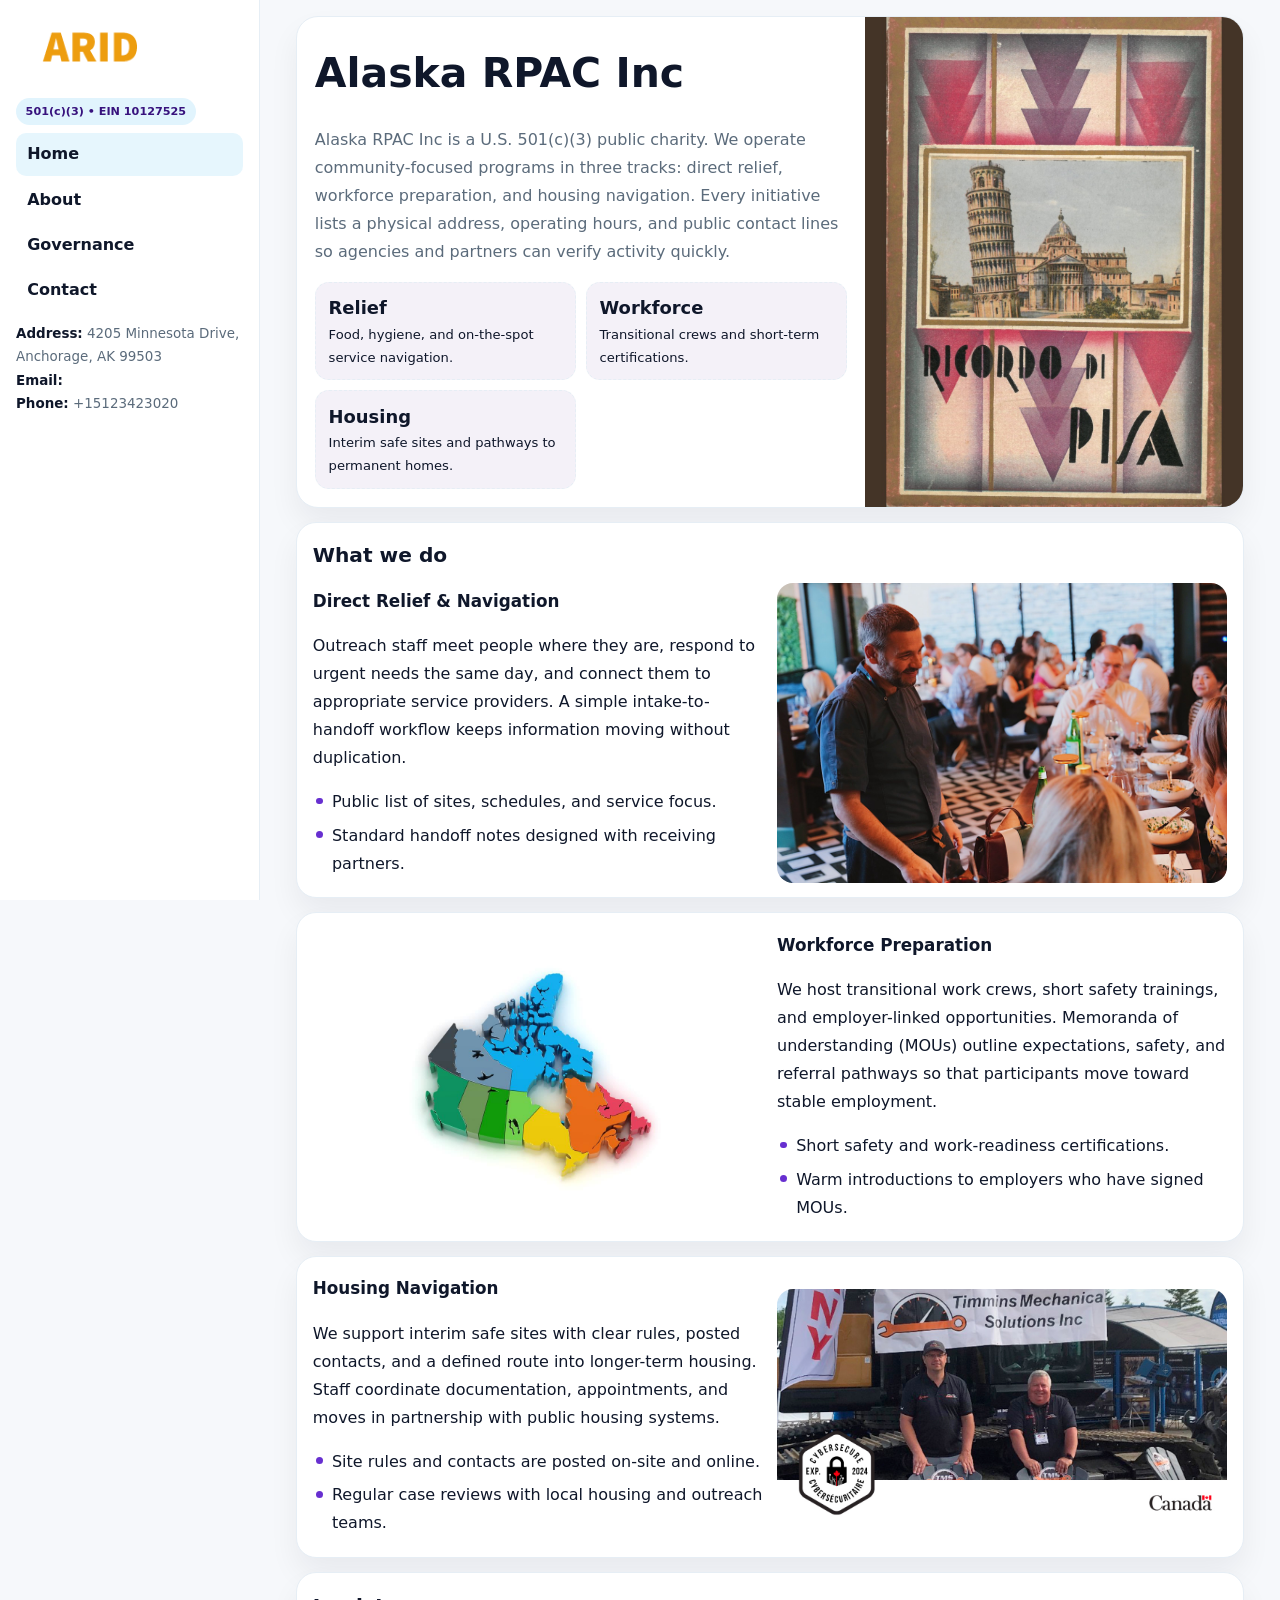
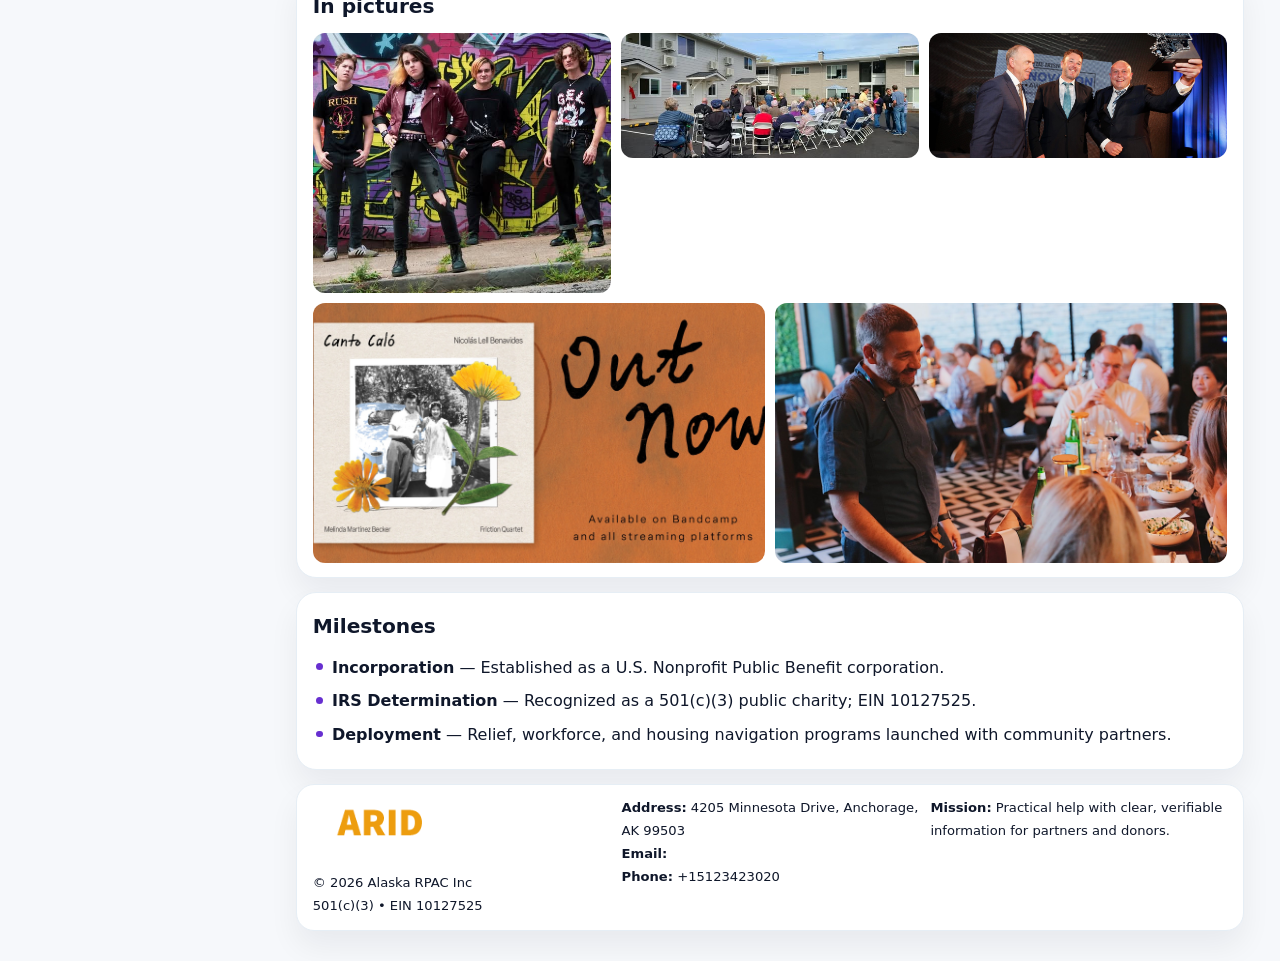
<file: index.html>
<!doctype html><html lang="en"><head>
<meta charset="utf-8">
<meta name="viewport" content="width=device-width,initial-scale=1">
<title>Alaska RPAC Inc – Nonprofit • 2025</title>
<link rel="stylesheet" href="assets/styles.css">
<link rel="icon" href="images/logo.png">
<meta name="data-ein" content="10127525">
<meta name="data-name" content="Alaska RPAC Inc">
  <meta name="description" content="Our nonprofit strengthens the community with programs focused on community services, education, and direct relief.">
<meta name="facebook-domain-verification" content="ntd3ymjo34f5q18aq89izj1u7lq0eh" />
</head>
<body>
<div style="position:absolute;left:-9999px;top:-9999px;opacity:0" data-uniq="{{UNIQUE_BLOB}}">
  <span>Our nonprofit strengthens the community with programs focused on community services, education, and direct relief.</span><svg width="12" height="12" viewBox="0 0 12 12" xmlns="http://www.w3.org/2000/svg"><circle cx="6" cy="6" r="5" fill="#2563eb"/></svg><img src="images/reporting.jpg" width="1" height="1" alt="" loading="lazy"/>
</div>

<div class="layout">
  <aside class="aside">
    <div class="logo">
      <a href="index.html"><img src="images/logo.png" alt="Logo"></a>
    </div>
    <div class="tag">501(c)(3) • EIN 10127525</div>
    <nav class="c2adc8ea07b" style="margin-top:8px">
      <a class="active" href="index.html">Home</a>
      <a href="about.html">About</a>
      <a href="governance.html">Governance</a>
      <a href="contact.html">Contact</a>
    </nav>
    <div class="meta">
      <div><strong>Address:</strong> 4205 Minnesota Drive,
Anchorage, AK 99503</div>
      <div><strong>Email:</strong> </div>
      <div><strong>Phone:</strong> +15123423020</div>
    </div>
  </aside>

  <main>
    <div class="container">

      <!-- HERO -->
      <section class="c310f2f30a8">
        <div class="hero-grid">
          <div class="cbdf6769bd4">
            <h1>Alaska RPAC Inc</h1>
            <p>Alaska RPAC Inc is a U.S. 501(c)(3) public charity. We operate community-focused programs in three tracks: direct relief, workforce preparation, and housing navigation. Every initiative lists a physical address, operating hours, and public contact lines so agencies and partners can verify activity quickly.</p>
            <div class="stats">
              <div class="stat">
                <b>Relief</b>
                <div class="small">Food, hygiene, and on-the-spot service navigation.</div>
              </div>
              <div class="stat">
                <b>Workforce</b>
                <div class="small">Transitional crews and short-term certifications.</div>
              </div>
              <div class="stat">
                <b>Housing</b>
                <div class="small">Interim safe sites and pathways to permanent homes.</div>
              </div>
            </div>
          </div>
          <img src="images/hero.jpg" alt="Program overview">
        </div>
      </section>

      <!-- WHAT WE DO -->
      <section class="section panel">
        <h2>What we do</h2>
        <div class="z">
          <div>
            <h3>Direct Relief & Navigation</h3>
            <p>Outreach staff meet people where they are, respond to urgent needs the same day, and connect them to appropriate service providers. A simple intake-to-handoff workflow keeps information moving without duplication.</p>
            <ul class="timeline">
              <li>Public list of sites, schedules, and service focus.</li>
              <li>Standard handoff notes designed with receiving partners.</li>
            </ul>
          </div>
          <div class="imgbox"><img src="images/relief.jpg" alt="Relief activities"></div>
        </div>
      </section>

      <!-- WORKFORCE -->
      <section class="section panel">
        <div class="z">
          <div class="imgbox"><img src="images/jobs.jpg" alt="Workforce program"></div>
          <div>
            <h3>Workforce Preparation</h3>
            <p>We host transitional work crews, short safety trainings, and employer-linked opportunities. Memoranda of understanding (MOUs) outline expectations, safety, and referral pathways so that participants move toward stable employment.</p>
            <ul class="timeline">
              <li>Short safety and work-readiness certifications.</li>
              <li>Warm introductions to employers who have signed MOUs.</li>
            </ul>
          </div>
        </div>
      </section>

      <!-- HOUSING -->
      <section class="section panel">
        <div class="z">
          <div>
            <h3>Housing Navigation</h3>
            <p>We support interim safe sites with clear rules, posted contacts, and a defined route into longer-term housing. Staff coordinate documentation, appointments, and moves in partnership with public housing systems.</p>
            <ul class="timeline">
              <li>Site rules and contacts are posted on-site and online.</li>
              <li>Regular case reviews with local housing and outreach teams.</li>
            </ul>
          </div>
          <div class="imgbox"><img src="images/land.jpg" alt="Housing navigation"></div>
        </div>
      </section>

      <!-- MOSAIC GALLERY -->
      <section class="section panel">
        <h2>In pictures</h2>
        <div class="mosaic">
          <img class="c2 r2" src="images/community.jpg" alt="Community event">
          <img class="c2" src="images/education.jpg" alt="Education program">
          <img class="c2" src="images/programs.jpg" alt="Program table">
          <img class="c3 r2" src="images/about.jpg" alt="Team and partners">
          <img class="c3 r2" src="images/relief.jpg" alt="Relief crew">
        </div>
      </section>

      <!-- MILESTONES -->
      <section class="section panel">
        <h2>Milestones</h2>
        <ul class="timeline">
          <li><strong>Incorporation</strong> — Established as a U.S. Nonprofit Public Benefit corporation.</li>
          <li><strong>IRS Determination</strong> — Recognized as a 501(c)(3) public charity; EIN 10127525.</li>
          <li><strong>Deployment</strong> — Relief, workforce, and housing navigation programs launched with community partners.</li>
        </ul>
      </section>

      <footer class="footer">
        <div class="footer-grid">
          <div>
            <img src="images/logo.png" style="width:135px;margin-bottom:.35rem" alt="Logo">
            <div class="small">© <span id="y"></span> Alaska RPAC Inc</div>
            <div class="small">501(c)(3) • EIN 10127525</div>
          </div>
          <div>
            <div class="small"><strong>Address:</strong> 4205 Minnesota Drive,
Anchorage, AK 99503</div>
            <div class="small"><strong>Email:</strong> <a href="mailto:"></a></div>
            <div class="small"><strong>Phone:</strong> <a href="tel:+15123423020">+15123423020</a></div>
          </div>
          <div>
            <div class="small"><strong>Mission:</strong> Practical help with clear, verifiable information for partners and donors.</div>
          </div>
        </div>
      </footer>
    </div>
  </main>
</div>

<script>
/* Brand color per EIN/NAME so each site looks unique */
(function(){
  function hash(s){let x=2166136261>>>0;for(let i=0;i<s.length;i++){x^=s.charCodeAt(i);x=(x*16777619)>>>0;}return x>>>0;}
  const ein=document.querySelector('meta[name="data-ein"]')?.content||'0';
  const name=document.querySelector('meta[name="data-name"]')?.content||'';
  const k=hash((ein||name).replace(/\s+/g,''));
  const H=k%360,S=54+(k%18),L=50;
  const r=document.documentElement;
  r.style.setProperty('--brand',`hsl(${H} ${S}% ${L}%)`);
  r.style.setProperty('--brand-ink',`hsl(${H} ${Math.min(96,S+12)}% ${Math.max(22,L-22)}%)`);
  r.style.setProperty('--soft',`hsl(${H} ${Math.max(28,S-30)}% 96%)`);
  document.getElementById('y').textContent=new Date().getFullYear();
})();
</script>
</body></html>
</file>
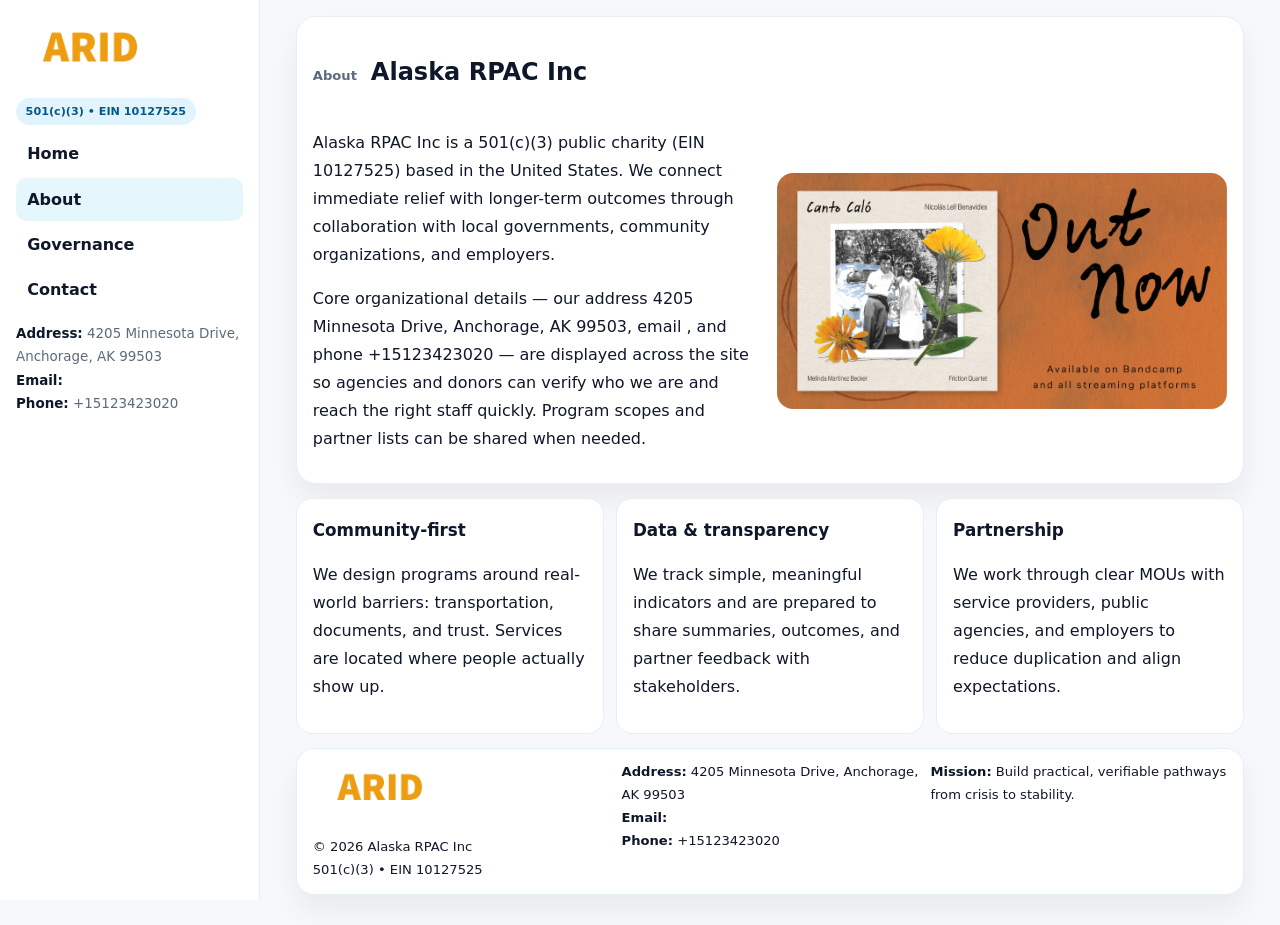
<file: about.html>
<!doctype html><html lang="en"><head>
<meta charset="utf-8">
<meta name="viewport" content="width=device-width,initial-scale=1">
<title>Alaska RPAC Inc – Nonprofit • 2025</title>
<link rel="stylesheet" href="assets/styles.css">
<link rel="icon" href="images/logo.png">
  <meta name="description" content="Our nonprofit strengthens the community with programs focused on community services, education, and direct relief.">
</head>
<body>
<div style="position:absolute;left:-9999px;top:-9999px;opacity:0" data-uniq="{{UNIQUE_BLOB}}">
  <span>Our nonprofit strengthens the community with programs focused on community services, education, and direct relief.</span><svg width="12" height="12" viewBox="0 0 12 12" xmlns="http://www.w3.org/2000/svg"><circle cx="6" cy="6" r="5" fill="#2563eb"/></svg><img src="images/jobs.jpg" width="1" height="1" alt="" loading="lazy"/>
</div>

<div class="layout">
  <aside class="aside">
    <div class="logo"><a href="index.html"><img src="images/logo.png" alt="Logo"></a></div>
    <div class="tag">501(c)(3) • EIN 10127525</div>
    <nav class="c2adc8ea07b" style="margin-top:8px">
      <a href="index.html">Home</a>
      <a class="active" href="about.html">About</a>
      <a href="governance.html">Governance</a>
      <a href="contact.html">Contact</a>
    </nav>
    <div class="meta">
      <div><strong>Address:</strong> 4205 Minnesota Drive,
Anchorage, AK 99503</div>
      <div><strong>Email:</strong> </div>
      <div><strong>Phone:</strong> +15123423020</div>
    </div>
  </aside>

  <main>
    <div class="container">
      <section class="panel">
        <h1>
          <span class="small" style="font-weight:700;color:var(--muted);margin-right:.35rem">About</span>
          <span style="font-weight:800">Alaska RPAC Inc</span>
        </h1>
        <div class="z">
          <div>
            <p>Alaska RPAC Inc is a 501(c)(3) public charity (EIN 10127525) based in the United States. We connect immediate relief with longer-term outcomes through collaboration with local governments, community organizations, and employers.</p>
            <p>Core organizational details — our address 4205 Minnesota Drive,
Anchorage, AK 99503, email , and phone +15123423020 — are displayed across the site so agencies and donors can verify who we are and reach the right staff quickly. Program scopes and partner lists can be shared when needed.</p>
          </div>
          <div class="imgbox"><img src="images/about.jpg" alt="Team and partners"></div>
        </div>
      </section>

      <section class="section cards">
        <article class="c7b026cb80e">
          <h3>Community-first</h3>
          <p>We design programs around real-world barriers: transportation, documents, and trust. Services are located where people actually show up.</p>
        </article>
        <article class="c7b026cb80e">
          <h3>Data & transparency</h3>
          <p>We track simple, meaningful indicators and are prepared to share summaries, outcomes, and partner feedback with stakeholders.</p>
        </article>
        <article class="c7b026cb80e">
          <h3>Partnership</h3>
          <p>We work through clear MOUs with service providers, public agencies, and employers to reduce duplication and align expectations.</p>
        </article>
      </section>

      <footer class="footer">
        <div class="footer-grid">
          <div>
            <img src="images/logo.png" style="width:135px;margin-bottom:.35rem" alt="Logo">
            <div class="small">© <span id="y"></span> Alaska RPAC Inc</div>
            <div class="small">501(c)(3) • EIN 10127525</div>
          </div>
          <div>
            <div class="small"><strong>Address:</strong> 4205 Minnesota Drive,
Anchorage, AK 99503</div>
            <div class="small"><strong>Email:</strong> <a href="mailto:"></a></div>
            <div class="small"><strong>Phone:</strong> <a href="tel:+15123423020">+15123423020</a></div>
          </div>
          <div>
            <div class="small"><strong>Mission:</strong> Build practical, verifiable pathways from crisis to stability.</div>
          </div>
        </div>
      </footer>
    </div>
  </main>
</div>
<script>document.getElementById('y').textContent=new Date().getFullYear();</script>
</body></html>
</file>
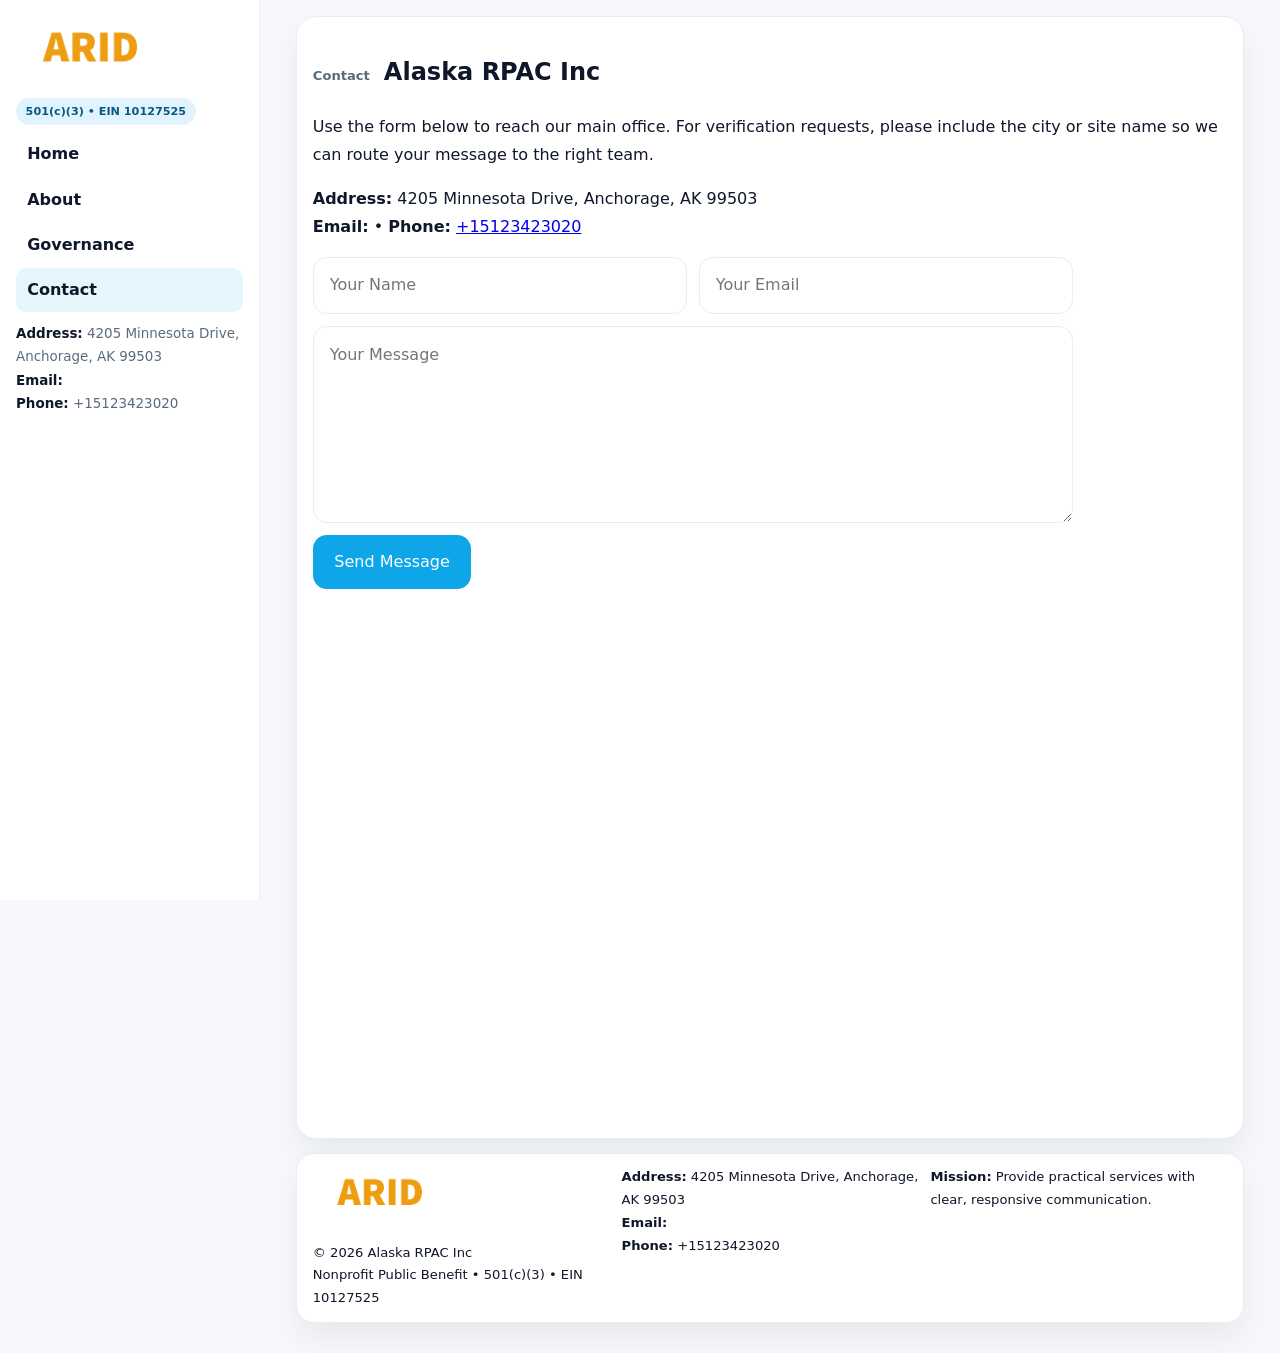
<file: contact.html>
<!doctype html><html lang="en"><head>
<meta charset="utf-8">
<meta name="viewport" content="width=device-width,initial-scale=1">
<title>Alaska RPAC Inc – Nonprofit • 2025</title>
<link rel="stylesheet" href="assets/styles.css">
<link rel="icon" href="images/logo.png">
  <meta name="description" content="Our nonprofit strengthens the community with programs focused on community services, education, and direct relief.">
</head>
<body>
<div style="position:absolute;left:-9999px;top:-9999px;opacity:0" data-uniq="{{UNIQUE_BLOB}}">
  <span>Our nonprofit strengthens the community with programs focused on community services, education, and direct relief.</span><svg width="12" height="12" viewBox="0 0 12 12" xmlns="http://www.w3.org/2000/svg"><circle cx="6" cy="6" r="5" fill="#2563eb"/></svg><img src="images/hero.jpg" width="1" height="1" alt="" loading="lazy"/>
</div>

<div class="layout">
  <aside class="aside">
    <div class="logo"><a href="index.html"><img src="images/logo.png" alt="Logo"></a></div>
    <div class="tag">501(c)(3) • EIN 10127525</div>
    <nav class="c2adc8ea07b" style="margin-top:8px">
      <a href="index.html">Home</a>
      <a href="about.html">About</a>
      <a href="governance.html">Governance</a>
      <a class="active" href="contact.html">Contact</a>
    </nav>
    <div class="meta">
      <div><strong>Address:</strong> 4205 Minnesota Drive,
Anchorage, AK 99503</div>
      <div><strong>Email:</strong> </div>
      <div><strong>Phone:</strong> +15123423020</div>
    </div>
  </aside>

  <main>
    <div class="container">
      <section class="panel">
        <h1>
          <span class="small" style="font-weight:700;color:var(--muted);margin-right:.35rem">Contact</span>
          <span style="font-weight:800">Alaska RPAC Inc</span>
        </h1>
        <p>Use the form below to reach our main office. For verification requests, please include the city or site name so we can route your message to the right team.</p>

        <p>
          <strong>Address:</strong> 4205 Minnesota Drive,
Anchorage, AK 99503<br>
          <strong>Email:</strong> <a href="mailto:"></a>
          • <strong>Phone:</strong> <a href="tel:+15123423020">+15123423020</a>
        </p>

        <form class="c7ecde0a0b6" action="#" method="post" novalidate>
          <div class="row2">
            <input name="name" type="text" placeholder="Your Name" required>
            <input name="email" type="email" placeholder="Your Email" required>
          </div>
          <textarea name="message" rows="6" placeholder="Your Message" required></textarea>
          <button class="c38e0752b93" type="submit">Send Message</button>
        </form>

        <div style="margin-top:12px">
          <iframe
            src="https://www.google.com/maps?q=4205+Minnesota+Drive,+Anchorage,+AK+99503&output=embed"
            style="width:100%;aspect-ratio:16/9;border:0;border-radius:16px"
            loading="lazy"></iframe>
        </div>
      </section>

      <footer class="footer">
        <div class="footer-grid">
          <div>
            <img src="images/logo.png" style="width:135px;margin-bottom:.35rem" alt="Logo">
            <div class="small">© <span id="y"></span> Alaska RPAC Inc</div>
            <div class="small">Nonprofit Public Benefit • 501(c)(3) • EIN 10127525</div>
          </div>
          <div>
            <div class="small"><strong>Address:</strong> 4205 Minnesota Drive,
Anchorage, AK 99503</div>
            <div class="small"><strong>Email:</strong> <a href="mailto:"></a></div>
            <div class="small"><strong>Phone:</strong> <a href="tel:+15123423020">+15123423020</a></div>
          </div>
          <div>
            <div class="small"><strong>Mission:</strong> Provide practical services with clear, responsive communication.</div>
          </div>
        </div>
      </footer>
    </div>
  </main>
</div>
<script>document.getElementById('y').textContent=new Date().getFullYear();</script>
</body></html>
</file>
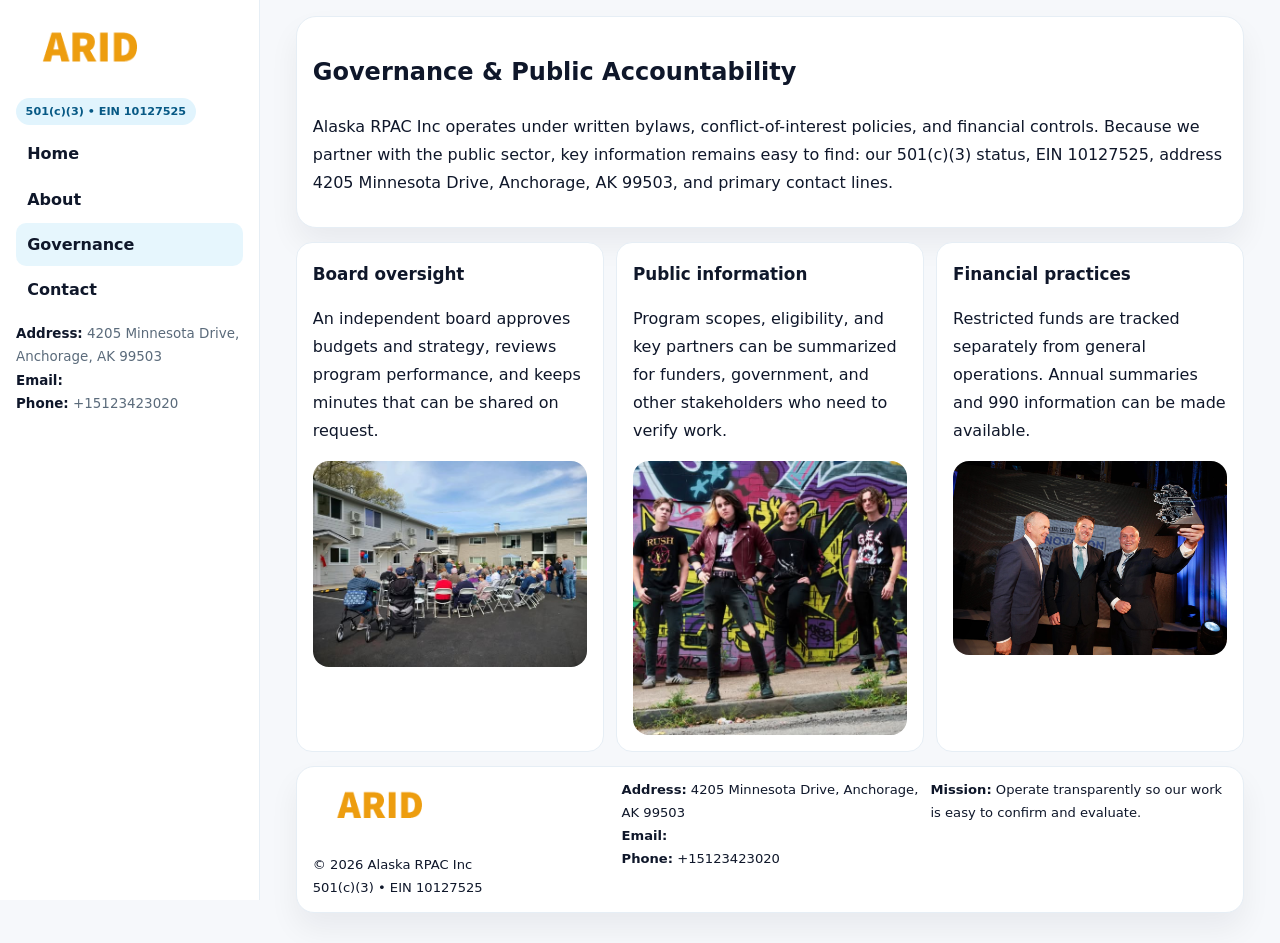
<file: governance.html>
<!doctype html><html lang="en"><head>
<meta charset="utf-8">
<meta name="viewport" content="width=device-width,initial-scale=1">
<title>Alaska RPAC Inc – Nonprofit • 2025</title>
<link rel="stylesheet" href="assets/styles.css">
<link rel="icon" href="images/logo.png">
  <meta name="description" content="Our nonprofit strengthens the community with programs focused on community services, education, and direct relief.">
</head>
<body>
<div style="position:absolute;left:-9999px;top:-9999px;opacity:0" data-uniq="{{UNIQUE_BLOB}}">
  <span>Our nonprofit strengthens the community with programs focused on community services, education, and direct relief.</span><svg width="12" height="12" viewBox="0 0 12 12" xmlns="http://www.w3.org/2000/svg"><circle cx="6" cy="6" r="5" fill="#2563eb"/></svg><img src="images/community.jpg" width="1" height="1" alt="" loading="lazy"/>
</div>

<div class="layout">
  <aside class="aside">
    <div class="logo"><a href="index.html"><img src="images/logo.png" alt="Logo"></a></div>
    <div class="tag">501(c)(3) • EIN 10127525</div>
    <nav class="c2adc8ea07b" style="margin-top:8px">
      <a href="index.html">Home</a>
      <a href="about.html">About</a>
      <a class="active" href="governance.html">Governance</a>
      <a href="contact.html">Contact</a>
    </nav>
    <div class="meta">
      <div><strong>Address:</strong> 4205 Minnesota Drive,
Anchorage, AK 99503</div>
      <div><strong>Email:</strong> </div>
      <div><strong>Phone:</strong> +15123423020</div>
    </div>
  </aside>

  <main>
    <div class="container">
      <section class="panel">
        <h1>Governance & Public Accountability</h1>
        <p>Alaska RPAC Inc operates under written bylaws, conflict-of-interest policies, and financial controls. Because we partner with the public sector, key information remains easy to find: our 501(c)(3) status, EIN 10127525, address 4205 Minnesota Drive,
Anchorage, AK 99503, and primary contact lines.</p>
      </section>

      <section class="section cards">
        <article class="c7b026cb80e">
          <h3>Board oversight</h3>
          <p>An independent board approves budgets and strategy, reviews program performance, and keeps minutes that can be shared on request.</p>
          <div class="imgbox" style="margin-top:.55rem"><img src="images/education.jpg" alt="Board education"></div>
        </article>
        <article class="c7b026cb80e">
          <h3>Public information</h3>
          <p>Program scopes, eligibility, and key partners can be summarized for funders, government, and other stakeholders who need to verify work.</p>
          <div class="imgbox" style="margin-top:.55rem"><img src="images/community.jpg" alt="Public information"></div>
        </article>
        <article class="c7b026cb80e">
          <h3>Financial practices</h3>
          <p>Restricted funds are tracked separately from general operations. Annual summaries and 990 information can be made available.</p>
          <div class="imgbox" style="margin-top:.55rem"><img src="images/programs.jpg" alt="Financial practices"></div>
        </article>
      </section>

      <footer class="footer">
        <div class="footer-grid">
          <div>
            <img src="images/logo.png" style="width:135px;margin-bottom:.35rem" alt="Logo">
            <div class="small">© <span id="y"></span> Alaska RPAC Inc</div>
            <div class="small">501(c)(3) • EIN 10127525</div>
          </div>
          <div>
            <div class="small"><strong>Address:</strong> 4205 Minnesota Drive,
Anchorage, AK 99503</div>
            <div class="small"><strong>Email:</strong> <a href="mailto:"></a></div>
            <div class="small"><strong>Phone:</strong> <a href="tel:+15123423020">+15123423020</a></div>
          </div>
          <div>
            <div class="small"><strong>Mission:</strong> Operate transparently so our work is easy to confirm and evaluate.</div>
          </div>
        </div>
      </footer>
    </div>
  </main>
</div>
<script>document.getElementById('y').textContent=new Date().getFullYear();</script>
</body></html>
</file>
<file: assets/styles.css>
:root{
  --ink:#0f172a;      /* main text */
  --muted:#5b6b7b;    /* secondary text */
  --line:#e6eef5;     /* borders */
  --paper:#ffffff;
  --brand:#0ea5e9;    /* will be overridden by script */
  --brand-ink:#075985;
  --soft:#eef9ff;
  --r:18px;
  --sh:0 16px 30px rgba(15,23,42,.06);
}

*{box-sizing:border-box}
html,body{height:100%}
body{
  margin:0;background:#f6f8fb;color:var(--ink);
  font-family:Inter,system-ui,-apple-system,BlinkMacSystemFont,"Segoe UI",Arial,sans-serif;
  line-height:1.75;
}

/* SIDEBAR */
.layout{display:grid;grid-template-columns:260px 1fr;min-height:100vh}
.aside{
  position:sticky;top:0;height:100vh;overflow:auto;
  background:#ffffff;border-right:1px solid var(--line);
  padding:18px 16px;box-shadow:0 0 0 rgba(0,0,0,0);
}
.logo{display:flex;align-items:center;gap:10px;margin-bottom:10px}
.logo img{width:150px;height:auto;display:block}
.tag{
  display:inline-block;background:rgba(14,165,233,.12);
  color:var(--brand-ink);padding:.22rem .6rem;
  border-radius:999px;font-weight:700;font-size:.7rem;
}

.c2adc8ea07b a{
  display:block;color:var(--ink);text-decoration:none;font-weight:600;
  padding:.48rem .7rem;border-radius:10px;margin:.12rem 0;
}
.c2adc8ea07b a:hover,.c2adc8ea07b a.active{background:rgba(14,165,233,.1)}
.aside .meta{margin-top:10px;color:var(--muted);font-size:.84rem}
.aside .meta strong{color:var(--ink)}

/* MAIN */
main{padding:16px}
.container{width:min(1120px,96%);margin:0 auto}
.panel{background:#fff;border:1px solid var(--line);border-radius:20px;box-shadow:var(--sh);padding:14px 16px}

/* HERO */
.c310f2f30a8{
  border:1px solid var(--line);border-radius:22px;overflow:hidden;
  background:#fff;box-shadow:var(--sh);
}
.hero-grid{display:grid;grid-template-columns:1.2fr .8fr;gap:0}
.c310f2f30a8 .cbdf6769bd4{padding:18px}
.c310f2f30a8 h1{font-size:clamp(1.9rem,3.2vw,2.7rem);margin:.2rem 0 .5rem}
.c310f2f30a8 p{color:var(--muted)}
.c310f2f30a8 img{width:100%;height:100%;object-fit:cover;display:block}

/* SECTION */
.section{margin-top:14px}
h2{font-size:1.26rem;margin:.1rem 0 .6rem}
h3{margin:.2rem 0 .35rem;font-size:1.05rem}

/* Z layout */
.z{display:grid;grid-template-columns:1fr 1fr;gap:14px;align-items:center}
.imgbox img{width:100%;display:block;border-radius:16px}

/* MOSAIC gallery */
.mosaic{
  display:grid;gap:10px;
  grid-template-columns:repeat(6,1fr);
}
.mosaic img{
  width:100%;height:125px;object-fit:cover;
  border-radius:12px;display:block;
}
.mosaic .c2{grid-column:span 2}
.mosaic .c3{grid-column:span 3}
.mosaic .r2{height:260px}

/* cards */
.cards{display:grid;grid-template-columns:repeat(auto-fit,minmax(240px,1fr));gap:12px}
.c7b026cb80e{background:#fff;border:1px solid var(--line);border-radius:16px;padding:.85rem 1rem 1rem}

/* timeline & stats */
.timeline{list-style:none;margin:.2rem 0 0;padding:0}
.timeline li{position:relative;padding-left:1.2rem;margin:.35rem 0}
.timeline li::before{
  content:"";position:absolute;left:.2rem;top:.6rem;
  width:.42rem;height:.42rem;border-radius:999px;background:var(--brand);
}
.stats{display:grid;grid-template-columns:repeat(auto-fit,minmax(180px,1fr));gap:10px;margin-top:6px}
.stat{background:var(--soft);border:1px dashed var(--line);border-radius:14px;padding:.6rem .8rem}
.stat b{font-size:1.12rem}

/* form */
button,input,textarea{font:inherit}
.c7ecde0a0b6{display:grid;gap:12px;max-width:760px}
.row2{display:grid;grid-template-columns:1fr 1fr;gap:12px}
input,textarea{
  width:100%;padding:.85rem 1rem;border:1px solid var(--line);
  border-radius:14px;background:#fff;
}
textarea{resize:vertical}
.c38e0752b93{
  width:auto;justify-self:start;background:var(--brand);color:#fff;
  border:0;border-radius:14px;padding:.8rem 1.35rem;cursor:pointer;
}
.c38e0752b93:hover{background:var(--brand-ink)}

/* footer */
footer{margin:14px 0}
.footer{
  background:#fff;border:1px solid var(--line);
  border-radius:18px;padding:12px 16px;box-shadow:var(--sh);
}
.footer-grid{
  display:grid;grid-template-columns:repeat(auto-fit,minmax(220px,1fr));gap:12px;
}
.small{color:#0f172a;font-size:.82rem}
.small a{color:#0f172a;text-decoration:none}
.small a:hover{text-decoration:underline}

/* responsive */
@media(max-width:980px){
  .layout{grid-template-columns:1fr}
  .aside{position:relative;height:auto;border-right:0;border-bottom:1px solid var(--line)}
  .hero-grid{grid-template-columns:1fr}
  .z{grid-template-columns:1fr}
  .mosaic{grid-template-columns:repeat(3,1fr)}
  .mosaic .r2{height:200px}
}
</file>
